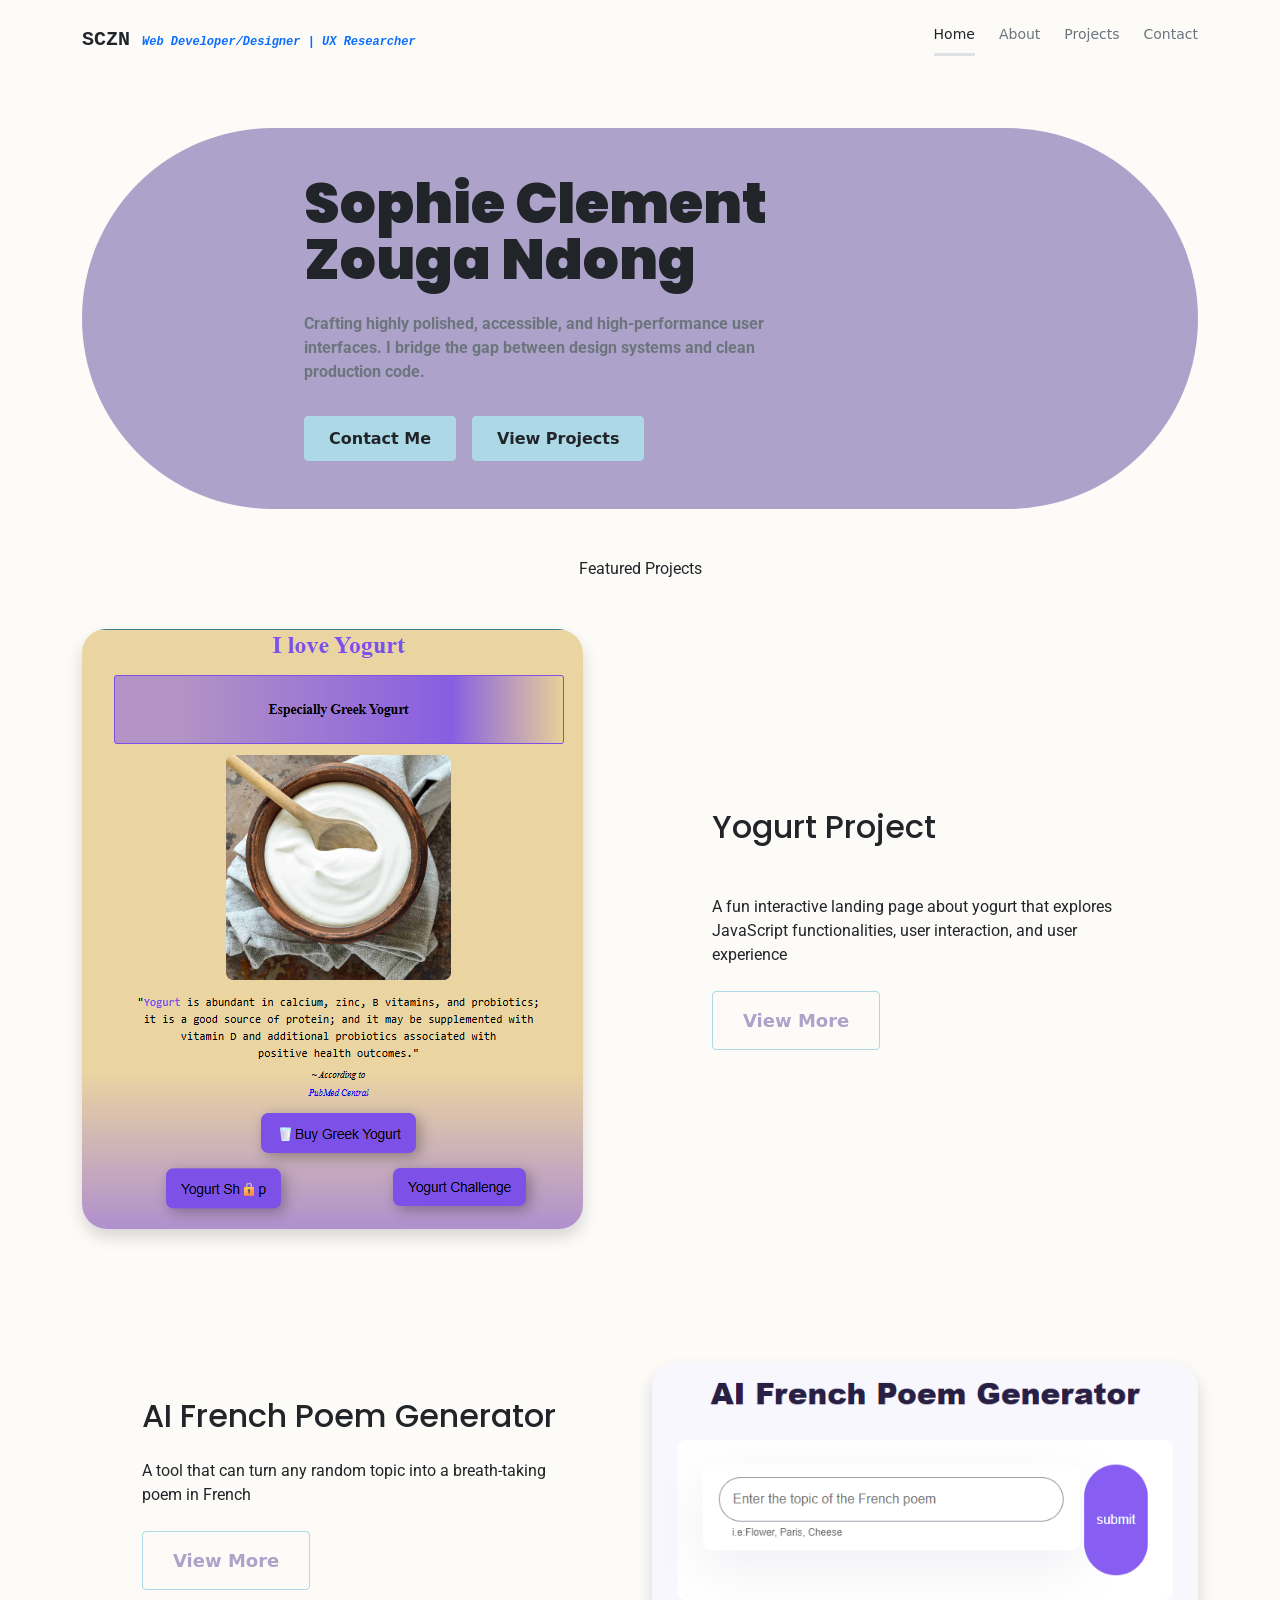
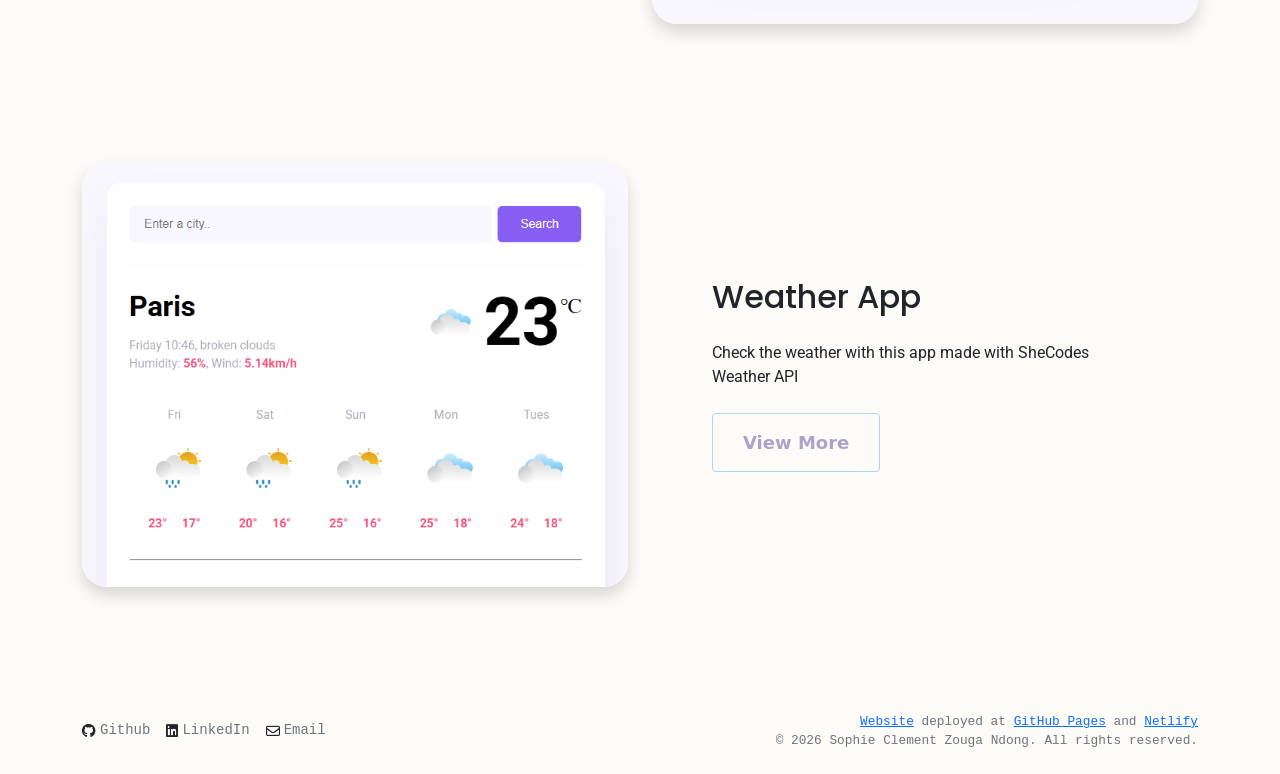
<file: index.html>
<!doctype html>
<html lang="en">
  <head>
    <meta charset="UTF-8" />
    <meta name="viewport" content="width=device-width, initial-scale=1.0" />
    <meta
      name="description"
      content="Sophie Clement Zouga Ndong Web Developer/Designer Portfolio Website"
    />

    <link
      href="https://cdn.jsdelivr.net/npm/bootstrap@5.3.8/dist/css/bootstrap.min.css"
      rel="stylesheet"
      integrity="sha384-sRIl4kxILFvY47J16cr9ZwB07vP4J8+LH7qKQnuqkuIAvNWLzeN8tE5YBujZqJLB"
      crossorigin="anonymous"
    />
    <script
      src="https://cdn.jsdelivr.net/npm/bootstrap@5.3.8/dist/js/bootstrap.bundle.min.js"
      integrity="sha384-FKyoEForCGlyvwx9Hj09JcYn3nv7wiPVlz7YYwJrWVcXK/BmnVDxM+D2scQbITxI"
      crossorigin="anonymous"
    ></script>

    <link
      rel="stylesheet"
      href="https://cdnjs.cloudflare.com/ajax/libs/font-awesome/6.7.2/css/all.min.css"
      integrity="sha512-Evv84Mr4kqVGRNSgIGL/F/aIDqQb7xQ2vcrdIwxfjThSH8CSR7PBEakCr51Ck+w+/U6swU2Im1vVX0SVk9ABhg=="
      crossorigin="anonymous"
      referrerpolicy="no-referrer"
    />

    <link rel="preconnect" href="https://fonts.googleapis.com" />
    <link rel="preconnect" href="https://fonts.gstatic.com" crossorigin />
    <link
      href="https://fonts.googleapis.com/css2?family=Poppins:ital,wght@0,100;0,200;0,300;0,400;0,500;0,600;0,700;0,800;0,900;1,100;1,200;1,300;1,400;1,500;1,600;1,700;1,800;1,900&family=Roboto:ital,wght@0,100..900;1,100..900&display=swap"
      rel="stylesheet"
    />
    <link rel="stylesheet" href="styles/portfolio.css" />

    <title>Portfolio Project</title>
  </head>
  <body class="d-flex flex-column min-vh-100">
    <!-- HEADER -->
    <header class="py-4">
      <div
        class="container d-flex flex-column flex-sm-row justify-content-between align-items-center gap-3"
      >
        <div class="font-monospace fw-bold text-dark fs-5">
          SCZN
          <span class="text-primary small" style="font-size: 0.75rem"
            ><em>Web Developer/Designer | UX Researcher</em></span
          >
        </div>
        <nav class="d-flex gap-4 small fw-medium">
          <a
            href="/"
            class="text-dark text-decoration-none border-bottom border-3 pb-2"
            style="border-color: var(--secondary-color)"
            aria-current="page"
            title="Homepage"
            >Home</a
          >
          <a href="/about.html" class="text-secondary text-decoration-none"
            >About</a
          >
          <a
            href="/my-projects.html"
            class="text-secondary text-decoration-none"
            >Projects</a
          >
          <a href="/contact.html" class="text-secondary text-decoration-none"
            >Contact</a
          >
        </nav>
      </div>
    </header>

    <!-- MAIN HERO CONTENT -->
    <main class="flex-grow-1 py-5">
      <!--background-->
      <div class="container">
        <div class="hero hero-responsive-radius p-4 p-md-5">
          <div class="row align-items-center g-4">
            <!-- Text Block -->
            <div class="col-12 col-md-8 mx-auto text-center text-md-start">
              <h1
                class="display-4 fw-black text-dark lh-1 mb-4 poppins-font"
                style="font-weight: 900; font-size: 3.5rem"
              >
                Sophie Clement<br />Zouga Ndong
              </h1>
              <p
                class="text-secondary fs-6 mb-4 roboto-font lh-base"
                style="max-width: 480px"
              >
                Crafting highly polished, accessible, and high-performance user
                interfaces. I bridge the gap between design systems and clean
                production code.
              </p>
              <div class="d-flex gap-3 pt-2">
                <a href="/contact.html" class="text-decoration-none">
                  <button
                    class="btn btn-branding-outline fw-semibold fs-6 text-dark px-4 py-2 rounded-1 fw-medium d-flex align-items-center gap-2"
                  >
                    Contact Me
                  </button>
                </a>
                <a href="#view-featured-projects">
                  <button
                    class="btn btn-branding-outline fw-semibold fs-6 text-dark px-4 py-2 rounded-1 fw-medium scroll-behavior-smooth"
                  >
                    View Projects
                  </button>
                </a>
              </div>
            </div>
          </div>
        </div>
      </div>

      <p
        id="view-featured-projects"
        class="text-center m-5"
        style="font-family: var(--subheading-font-family)"
      >
        Featured Projects
      </p>

      <div class="container">
        <div class="row align-items-center mb-5 g-4">
          <div class="col-12 col-lg-6 d-none d-lg-block">
            <img
              src="images/yogurt.png"
              class="img-fluid shadow"
              alt="yogurt website"
              style="border-radius: 24px 25px"
            />
          </div>
          <div class="col-12 col-lg-6">
            <div class="project-description">
              <h2 class="mb-5" style="font-family: var(--heading-font-family)">
                Yogurt Project
              </h2>
              <p
                class="mb-4"
                style="font-family: var(--subheading-font-family)"
              >
                A fun interactive landing page about yogurt that explores
                JavaScript functionalities, user interaction, and user
                experience
              </p>
              <a
                href="https://github.com/szouga/shecodes_yogurt_landingpage_project.html"
                target="_blank"
                class="btn btn-branding-outline"
              >
                View More
              </a>
            </div>
          </div>
        </div>

        <div class="row align-items-center mb-5 g-4">
          <div class="col-12 col-lg-6 order-2 order-lg-1">
            <div class="project-description text-center text-lg-start">
              <h2 class="mb-4" style="font-family: var(--heading-font-family)">
                AI French Poem Generator
              </h2>
              <p
                class="mb-4"
                style="font-family: var(--subheading-font-family)"
              >
                A tool that can turn any random topic into a breath-taking poem
                in French
              </p>
              <a
                href="https://github.com/szouga/french-poem-generator"
                target="_blank"
                class="btn btn-branding-outline"
              >
                View More
              </a>
            </div>
          </div>
          <div class="col-12 col-lg-6 d-none d-lg-block order-1 order-lg-2">
            <img
              src="images/ai-french-poem-generator.png"
              class="img-fluid shadow"
              alt="ai french poem generator website"
              style="border-radius: 24px 25px"
            />
          </div>
        </div>

        <div class="row align-items-center mb-5 g-4">
          <div class="col-12 col-lg-6 d-none d-lg-block">
            <img
              src="images/weather-app.png"
              class="img-fluid shadow"
              alt="weather app website"
              style="border-radius: 24px 25px"
            />
          </div>
          <div class="col-12 col-lg-6">
            <div class="project-description">
              <h2 class="mb-4" style="font-family: var(--heading-font-family)">
                Weather App
              </h2>
              <p
                class="mb-4"
                style="font-family: var(--subheading-font-family)"
              >
                Check the weather with this app made with SheCodes Weather API
              </p>
              <a
                href="https://github.com/szouga/shecodes_weather_app_project"
                target="_blank"
                class="btn btn-branding-outline"
              >
                View More
              </a>
            </div>
          </div>
        </div>
      </div>
    </main>
    <footer class="py-4 mt-auto">
      <div
        class="container d-flex flex-column flex-md-row justify-content-between align-items-center gap-3 small text-secondary"
      >
        <div class="d-flex gap-3 font-monospace">
          <a
            href="https://github.com/szouga"
            target="_blank"
            class="text-secondary text-decoration-none d-flex align-items-center gap-1"
          >
            <i class="fa-brands fa-github text-dark"></i> Github
          </a>
          <a
            href="https://www.linkedin.com/in/sophie-clement-zouga-ndong/"
            target="_blank"
            class="text-secondary text-decoration-none d-flex align-items-center gap-1"
          >
            <i class="fa-brands fa-linkedin text-dark"></i> LinkedIn
          </a>
          <a
            href="contact.html"
            class="text-secondary text-decoration-none d-flex align-items-center gap-1"
          >
            <i class="fa-regular fa-envelope text-dark"></i> Email
          </a>
        </div>
        <div class="font-monospace text-end" style="font-size: 0.8rem">
          <a href="https://github.com/szouga/portfolio-project" target="_blank"
            >Website</a
          >
          deployed at
          <a href="https://szouga.github.io/portfolio-project/">GitHub Pages</a>
          and
          <a href="https://shecodes-portfolio-project-sczn.netlify.app/">
            Netlify
          </a>
          <br />
          © 2026 Sophie Clement Zouga Ndong. All rights reserved.
        </div>
      </div>
    </footer>
  </body>
</html>
</file>
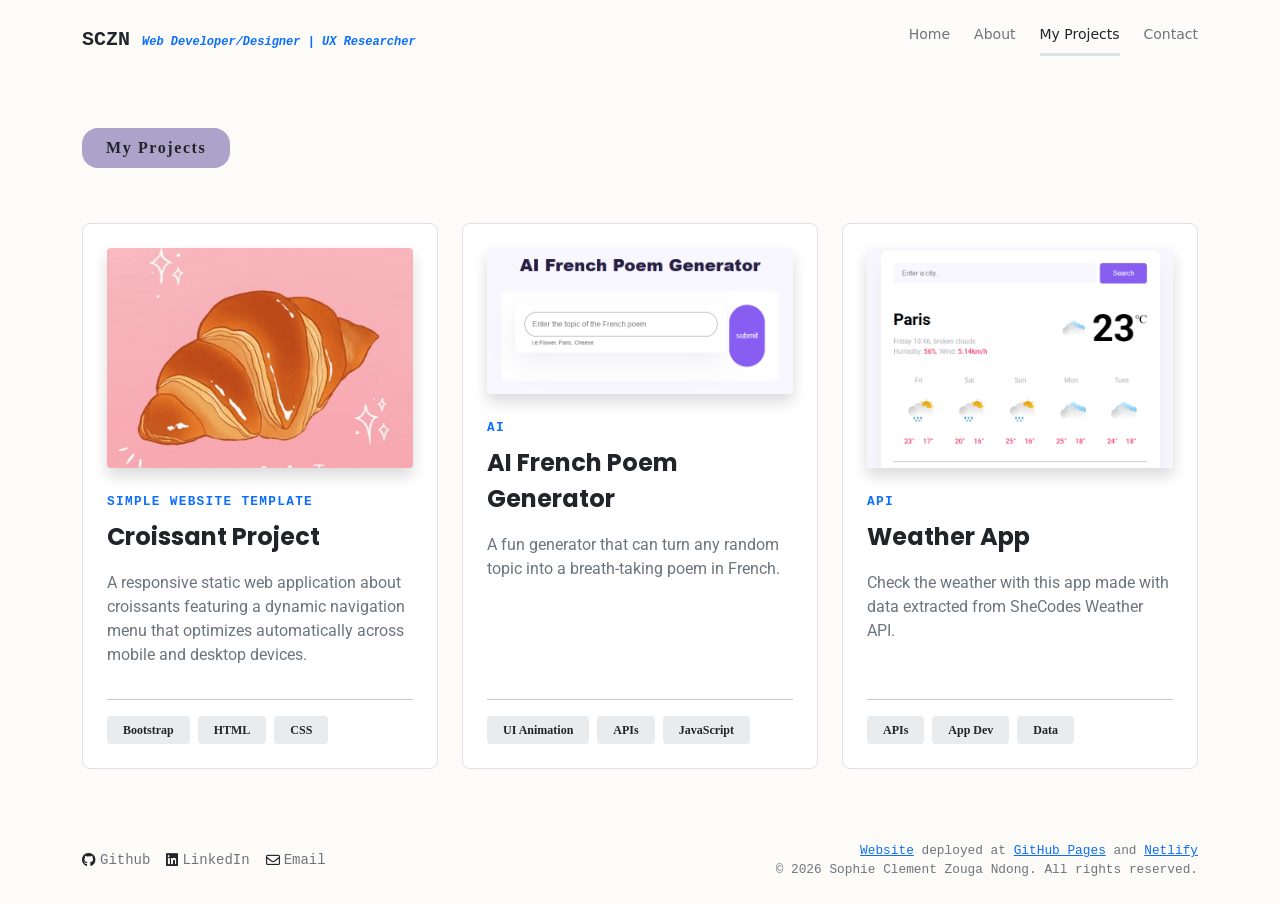
<file: my-projects.html>
<!doctype html>
<html lang="en" style="overflow-x: hidden">
  <!-- Hard-locks the HTML layout viewport from scaling sideways -->
  <head>
    <meta charset="UTF-8" />
    <meta name="viewport" content="width=device-width, initial-scale=1.0" />
    <link
      href="https://cdn.jsdelivr.net/npm/bootstrap@5.3.8/dist/css/bootstrap.min.css"
      rel="stylesheet"
      integrity="sha384-sRIl4kxILFvY47J16cr9ZwB07vP4J8+LH7qKQnuqkuIAvNWLzeN8tE5YBujZqJLB"
      crossorigin="anonymous"
    />
    <script
      src="https://cdn.jsdelivr.net/npm/bootstrap@5.3.8/dist/js/bootstrap.bundle.min.js"
      integrity="sha384-FKyoEForCGlyvwx9Hj09JcYn3nv7wiPVlz7YYwJrWVcXK/BmnVDxM+D2scQbITxI"
      crossorigin="anonymous"
    ></script>
    <link
      rel="stylesheet"
      href="https://cdnjs.cloudflare.com/ajax/libs/font-awesome/6.7.2/css/all.min.css"
      integrity="sha512-Evv84Mr4kqVGRNSgIGL/F/aIDqQb7xQ2vcrdIwxfjThSH8CSR7PBEakCr51Ck+w+/U6swU2Im1vVX0SVk9ABhg=="
      crossorigin="anonymous"
      referrerpolicy="no-referrer"
    />
    <link rel="preconnect" href="https://fonts.googleapis.com" />
    <link rel="preconnect" href="https://fonts.gstatic.com" crossorigin />
    <link
      href="https://fonts.googleapis.com/css2?family=Poppins:ital,wght@0,100;0,200;0,300;0,400;0,500;0,600;0,700;0,800;0,900;1,100;1,200;1,300;1,400;1,500;1,600;1,700;1,800;1,900&family=Roboto:ital,wght@0,100..900;1,100..900&display=swap"
      rel="stylesheet"
    />
    <link rel="stylesheet" href="styles/portfolio.css" />
    <title>Portfolio Project</title>
  </head>
  <!-- overflow-x-hidden safeguards rendering engines on older mobile Safari builds -->
  <body class="d-flex flex-column min-vh-100" style="overflow-x: hidden">
    <!-- HEADER -->
    <header class="py-4">
      <div
        class="container d-flex flex-column flex-sm-row justify-content-between align-items-center gap-3"
      >
        <div
          class="font-monospace fw-bold text-dark fs-5 text-center text-sm-start"
        >
          SCZN <br class="d-sm-none" />
          <span class="text-primary small" style="font-size: 0.75rem"
            ><em>Web Developer/Designer | UX Researcher</em></span
          >
        </div>
        <nav class="d-flex gap-4 small fw-medium">
          <a href="/" class="text-secondary text-decoration-none">Home</a>
          <a href="/about.html" class="text-secondary text-decoration-none"
            >About</a
          >
          <a
            href="/my-projects.html"
            class="text-dark text-decoration-none border-bottom border-3 pb-2"
            style="border-color: var(--secondary-color)"
            aria-current="page"
            title="Sophie Clement's Projects"
            >My Projects</a
          >
          <a href="/contact.html" class="text-secondary text-decoration-none"
            >Contact</a
          >
        </nav>
      </div>
    </header>

    <!-- CONTAINER FOR ALL THREE CARDS -->
    <main class="flex-grow-1 py-5">
      <div class="container gx-3 gx-md-4">
        <!-- Header Banner Section -->
        <div
          class="rounded-4 ps-4 pe-4 py-2 position-relative overflow-hidden d-inline-block mb-5"
          style="background-color: var(--secondary-color)"
        >
          <span
            class="text-dark tracking-wider fw-bolder"
            style="font-family: Geist"
            >My Projects</span
          >
        </div>

        <div class="row g-4">
          <!-- CONTAINER FOR CROISSANT PROJECT -->
          <div class="col-12 col-lg-4">
            <div class="p-4 border rounded-3 bg-white h-100 d-flex flex-column">
              <a
                href="https://szouga.github.io/Croissant/index.html"
                class="d-block text-center"
                target="_blank"
              >
                <img
                  src="images/animated-croissant.gif"
                  class="img-fluid w-100 shadow"
                  alt="animated croissant gif"
                  style="
                    border-radius: 4px;
                    max-height: 220px;
                    object-fit: cover;
                  "
                />
              </a>
              <p
                class="text-primary fw-bold text-uppercase small mt-4 mb-2 tracking-wider font-monospace"
                style="font-size: 0.8rem"
              >
                Simple Website Template
              </p>
              <p
                class="fs-4 fw-bold"
                style="font-family: var(--heading-font-family)"
              >
                Croissant Project
              </p>
              <p
                class="fs-6 text-secondary flex-grow-1"
                style="font-family: var(--subheading-font-family)"
              >
                A responsive static web application about croissants featuring a
                dynamic navigation menu that optimizes automatically across
                mobile and desktop devices.
              </p>
              <hr />
              <div class="d-flex flex-wrap gap-2">
                <p
                  class="badges-styling badge bg-body-secondary px-3 py-2 rounded-1 m-0 text-dark"
                >
                  Bootstrap
                </p>
                <p
                  class="badges-styling badge bg-body-secondary px-3 py-2 rounded-1 m-0 text-dark"
                >
                  HTML
                </p>
                <p
                  class="badges-styling badge bg-body-secondary px-3 py-2 rounded-1 m-0 text-dark"
                >
                  CSS
                </p>
              </div>
            </div>
          </div>

          <!-- CONTAINER FOR AI PROJECT -->
          <div class="col-12 col-lg-4">
            <div class="p-4 border rounded-3 bg-white h-100 d-flex flex-column">
              <a
                href="https://szouga.github.io/french-poem-generator/"
                class="d-block text-center"
                target="_blank"
              >
                <img
                  src="images/ai-french-poem-generator.png"
                  class="img-fluid w-100 shadow"
                  alt="ai french poem generator thumbnail"
                  style="
                    border-radius: 4px;
                    max-height: 220px;
                    object-fit: cover;
                  "
                />
              </a>
              <p
                class="text-primary fw-bold text-uppercase small mt-4 mb-2 tracking-wider font-monospace"
                style="font-size: 0.8rem"
              >
                AI
              </p>
              <p
                class="fs-4 fw-bold"
                style="font-family: var(--heading-font-family)"
              >
                AI French Poem Generator
              </p>
              <p
                class="fs-6 text-secondary flex-grow-1"
                style="font-family: var(--subheading-font-family)"
              >
                A fun generator that can turn any random topic into a
                breath-taking poem in French.
              </p>
              <hr />
              <div class="d-flex flex-wrap gap-2">
                <p
                  class="badges-styling badge bg-body-secondary px-3 py-2 rounded-1 m-0 text-dark"
                >
                  UI Animation
                </p>
                <p
                  class="badges-styling badge bg-body-secondary px-3 py-2 rounded-1 m-0 text-dark"
                >
                  APIs
                </p>
                <p
                  class="badges-styling badge bg-body-secondary px-3 py-2 rounded-1 m-0 text-dark"
                >
                  JavaScript
                </p>
              </div>
            </div>
          </div>

          <!-- CONTAINER FOR WEATHER API PROJECT -->
          <div class="col-12 col-lg-4">
            <div class="p-4 border rounded-3 bg-white h-100 d-flex flex-column">
              <a
                href="https://szouga.github.io/shecodes_weather_app_project/"
                class="d-block text-center"
                target="_blank"
              >
                <img
                  src="images/weather-app.png"
                  class="img-fluid w-100 shadow"
                  alt="weather app thumbnail"
                  style="
                    border-radius: 4px;
                    max-height: 220px;
                    object-fit: cover;
                  "
                />
              </a>
              <p
                class="text-primary fw-bold text-uppercase small mt-4 mb-2 tracking-wider font-monospace"
                style="font-size: 0.8rem"
              >
                API
              </p>
              <p
                class="fs-4 fw-bold"
                style="font-family: var(--heading-font-family)"
              >
                Weather App
              </p>
              <p
                class="fs-6 text-secondary flex-grow-1"
                style="font-family: var(--subheading-font-family)"
              >
                Check the weather with this app made with data extracted from
                SheCodes Weather API.
              </p>
              <hr />
              <div class="d-flex flex-wrap gap-2">
                <p
                  class="badges-styling badge bg-body-secondary px-3 py-2 rounded-1 m-0 text-dark"
                >
                  APIs
                </p>
                <p
                  class="badges-styling badge bg-body-secondary px-3 py-2 rounded-1 m-0 text-dark"
                >
                  App Dev
                </p>
                <p
                  class="badges-styling badge bg-body-secondary px-3 py-2 rounded-1 m-0 text-dark"
                >
                  Data
                </p>
              </div>
            </div>
          </div>
        </div>
      </div>
    </main>

    <!-- FOOTER -->
    <footer class="py-4 mt-auto">
      <!-- FIXED: Added text-break utility class to force long netlify sub-domain strings to wrap on tiny phone frames -->
      <div
        class="container d-flex flex-column flex-md-row justify-content-between align-items-center gap-3 small text-secondary text-break"
      >
        <div
          class="d-flex flex-wrap justify-content-center gap-3 font-monospace"
        >
          <a
            href="https://github.com/szouga"
            target="_blank"
            class="text-secondary text-decoration-none d-flex align-items-center gap-1"
          >
            <i class="fa-brands fa-github text-dark"></i> Github
          </a>
          <a
            href="https://www.linkedin.com/in/sophie-clement-zouga-ndong/"
            target="_blank"
            class="text-secondary text-decoration-none d-flex align-items-center gap-1"
          >
            <i class="fa-brands fa-linkedin text-dark"></i> LinkedIn
          </a>
          <a
            href="contact.html"
            class="text-secondary text-decoration-none d-flex align-items-center gap-1"
          >
            <i class="fa-regular fa-envelope text-dark"></i> Email
          </a>
        </div>
        <div
          class="font-monospace text-center text-md-end"
          style="font-size: 0.8rem"
        >
          <a href="https://github.com/szouga/portfolio-project" target="_blank"
            >Website</a
          >
          deployed at
          <a href="https://szouga.github.io/portfolio-project/">GitHub Pages</a>
          and
          <a href="https://shecodes-portfolio-project-sczn.netlify.app/">
            Netlify
          </a>
          <br />
          © 2026 Sophie Clement Zouga Ndong. All rights reserved.
        </div>
      </div>
    </footer>
  </body>
</html>
</file>
<file: styles/portfolio.css>
:root {
  --branding-color: lightblue;
  --subheading-font-family: "Roboto", sans-serif;
  --heading-font-family: "Poppins", sans-serif;
  --secondary-color: #ada2c9;
}
body {
  background-color: #fcfbf7;
}

.hero {
  background-color: var(--secondary-color);
  padding: 160px 20px;
}

.container {
  display: block;
  margin: 0 auto;
}

/*if want another font-family style simply make another
class selector and adjust the properties given*/

.poppins-font {
  font-family: var(--heading-font-family);
  font-weight: 400;
  font-style: normal;
}

.roboto-font {
  font-family: var(--subheading-font-family);
  font-optical-sizing: auto;
  font-weight: 400;
  font-style: normal;
  font-variation-settings: "wdth" 100;
}

.tracking-wider {
  letter-spacing: 0.1em;
}

.hero-img {
  max-width: 440px;
  width: 100%;
  height: auto;
  object-fit: cover;
}

.hero p {
  font-size: 36px;
  font-weight: bold;
  font-family: var(--subheading-font-family);
  margin: 0;
}

.hero h2 {
  font-family: var(--heading-font-family);
  font-weight: normal;
  line-height: 2;
  font-style: 24px;
}

.hero button {
  background-color: var(--branding-color);
  border-radius: 4px;
  color: var(--secondary-color);
  font-weight: 800;
  font-size: 18px;
  padding: 15px 30px;
  line-height: 27px;
}

.btn-branding-outline {
  border: 1px solid var(--branding-color);
  border-radius: 4px;
  color: var(--secondary-color);
  font-weight: 800;
  font-size: 18px;
  padding: 15px 30px;
  line-height: 27px;
}

.project-description {
  padding: 120px 60px;
}
@media (max-width: 900px) {
  h1 {
    font-size: 60px;
  }

  h2 {
    font-size: 44px;
  }
  .project-description {
    padding: 0;
    text-align: center;
  }
}

.small-bullets li::marker {
  font-size: 0.65rem; /* Scales the circle size down */
  color: var(--branding-color);
}

.form-container {
  width: 100%; /* Tells the form to fill small screens fully without spilling over */
  max-width: 520px; /* Ensures the form never expands past your target size on desktops */
  /* Remove fixed height: 444px; so the form scales up and down naturally to fit input spacing */
  padding: 40px;
  background-color: #ffffff;
  border-radius: 8px;
  box-shadow: 0 4px 6px -1px rgb(0 0 0 / 0.1); /* Adds clean depth since we removed fixed height boundaries */
}

/* On large viewports (992px and up), restore your specific design translations */
@media (min-width: 992px) {
  .form-container {
    transform: translateY(-19%);
  }
}

/* --- Your Minimalist Input Style Overrides (Kept exactly as you wrote them) --- */
.form-contact-input {
  border: none !important;
  border-bottom: 1px solid #e5e7eb !important;
  border-radius: 0 !important;
  padding-left: 0 !important;
  padding-right: 0 !important;
  padding-bottom: 0.75rem !important;
  font-size: 0.95rem;
  color: #1f2937;
  box-shadow: none !important;
  transition: border-color 0.2s ease-in-out;
}

.form-contact-input::placeholder {
  color: #9ca3af;
  opacity: 1;
}

.form-contact-input:focus {
  background-color: transparent !important;
  border-bottom-color: #2563eb !important;
}
/* Remove default textarea adjustment handle lines */
textarea.form-contact-input {
  resize: none;
}

.about-section {
  justify-content: space-around;
  text-align: left;
}

.badges-styling {
  font-family: Geist Mono;
  font-size: 12px;
  color: #6b7280;
}

.title-form {
  font-family: var(--heading-font-family);
  transform: translateY(-50%);
}

/* Small screens: Applies a soft card radius */
.hero-responsive-radius {
  border-radius: 1.5rem !important; /* Matches Bootstrap's rounded-4 scale */
}

/* Large screens (992px and up): Transforms into a full pill shape */
@media (min-width: 992px) {
  .hero-responsive-radius {
    border-radius: 50rem !important; /* Matches Bootstrap's rounded-pill scale */
  }
}
</file>
